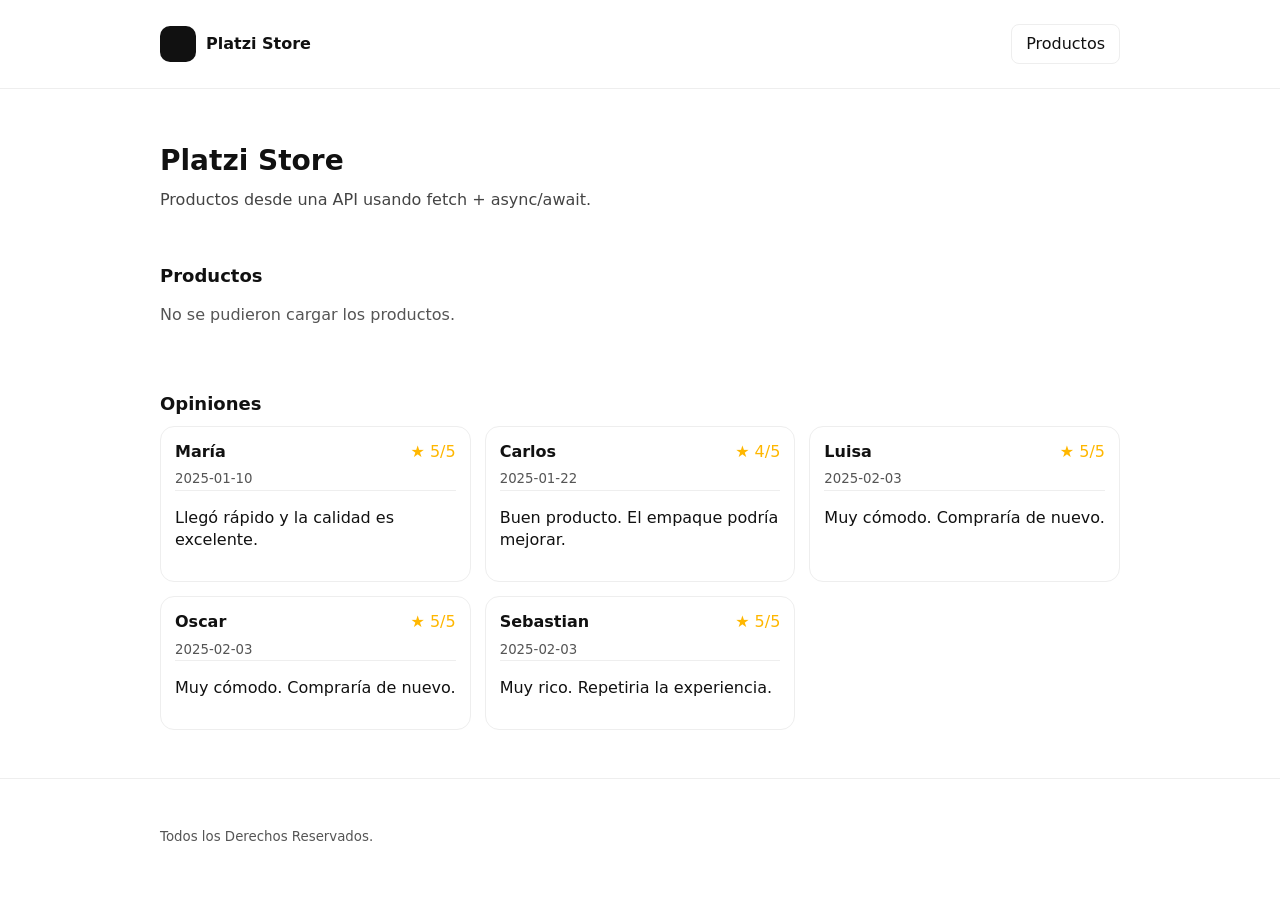
<file: src/DOM/index.html>
<!DOCTYPE html>
<html lang="es">
  <head>
    <meta charset="UTF-8" />
    <meta name="viewport" content="width=device-width, initial-scale=1.0" />
    <title>Platzi Store</title>
    <style>
      body {
        font-family: system-ui, -apple-system, Segoe UI, Roboto, sans-serif;
        margin: 0;
        line-height: 1.4;
        color: #111;
      }
      .container {
        width: min(960px, 92vw);
        margin: 0 auto;
        padding: 24px 0;
      }
      header {
        border-bottom: 1px solid #eee;
        background: #fff;
        position: sticky;
        top: 0;
      }
      .nav {
        display: flex;
        align-items: center;
        justify-content: space-between;
        gap: 16px;
      }
      .brand {
        display: flex;
        align-items: center;
        gap: 10px;
      }
      .logo {
        width: 36px;
        height: 36px;
        border-radius: 10px;
        background: #111;
      }
      .links {
        display: flex;
        gap: 12px;
      }
      .links a,
      .btn {
        text-decoration: none;
        color: #111;
      }
      .btn {
        border: 1px solid #eee;
        border-radius: 8px;
        padding: 8px 14px;
        background: #fff;
        cursor: pointer;
        font: inherit;
      }
      .btn:hover {
        background: #f4f4f4;
      }
      .hero {
        padding: 28px 0;
      }
      .hero h1 {
        margin: 0 0 8px;
        font-size: 28px;
      }
      .hero p {
        margin: 0;
        color: #444;
      }
      .grid {
        display: grid;
        grid-template-columns: repeat(3, 1fr);
        gap: 14px;
      }
      @media (max-width: 760px) {
        .grid {
          grid-template-columns: 1fr;
        }
      }
      .card {
        border: 1px solid #eee;
        border-radius: 14px;
        padding: 14px;
        background: #fff;
        overflow: hidden;
      }
      .card h3 {
        margin: 0;
        font-size: 16px;
      }
      .card-header {
        display: flex;
        align-items: center;
        gap: 10px;
        margin: 10px 0 6px;
      }
      .avatar {
        width: 32px;
        height: 32px;
        border-radius: 50%;
        display: flex;
        align-items: center;
        justify-content: center;
        color: #fff;
        font-weight: 700;
        font-size: 14px;
        flex-shrink: 0;
      }
      .price {
        font-weight: 700;
        margin: 0;
      }
      .muted {
        color: #555;
      }
      .section-title {
        margin: 24px 0 10px;
        font-size: 18px;
      }
      .product-image {
        width: 100%;
        aspect-ratio: 4 / 3;
        object-fit: cover;
        border-radius: 12px;
        background: #f4f4f4;
        display: block;
      }
      .opiniones {
        display: grid;
        grid-template-columns: repeat(3, 1fr);
        gap: 14px;
      }
      @media (max-width: 760px) {
        .opiniones {
          grid-template-columns: 1fr;
        }
      }
      .opinion {
        border: 1px solid #eee;
        border-radius: 14px;
        padding: 14px;
        background: #fff;
      }
      .opinion .meta {
        display: flex;
        justify-content: space-between;
        align-items: center;
        margin-bottom: 4px;
      }
      .opinion .meta span {
        color: #ffb700;
      }
      footer {
        border-top: 1px solid #eee;
        padding: 22px 0;
        color: #555;
      }
      html {
        scroll-behavior: smooth;
      }
    </style>
  </head>

  <body>
    <header>
      <div class="container nav">
        <div class="brand">
          <div class="logo" aria-hidden="true"></div>
          <strong>Platzi Store</strong>
        </div>

        <nav class="links" aria-label="Navegación">
          <button id="btn-productos" class="btn">Productos</button>
        </nav>
      </div>
    </header>

    <main class="container">
      <section class="hero">
        <h1>Platzi Store</h1>
        <p>Productos desde una API usando fetch + async/await.</p>
      </section>

      <section id="productos">
        <h2 class="section-title">Productos</h2>
        <p class="muted" id="status"></p>
        <div class="grid" id="grid-productos"></div>
      </section>

      <section id="opiniones-section" class="container">
        <h2 class="section-title">Opiniones</h2>
        <div class="opiniones" id="opiniones"></div>
      </section>
    </main>

    <footer>
      <div class="container">
        <small>Todos los Derechos Reservados.</small>
      </div>
    </footer>

    <script type="module" src="./app.js"></script>
  </body>
</html>
</file>
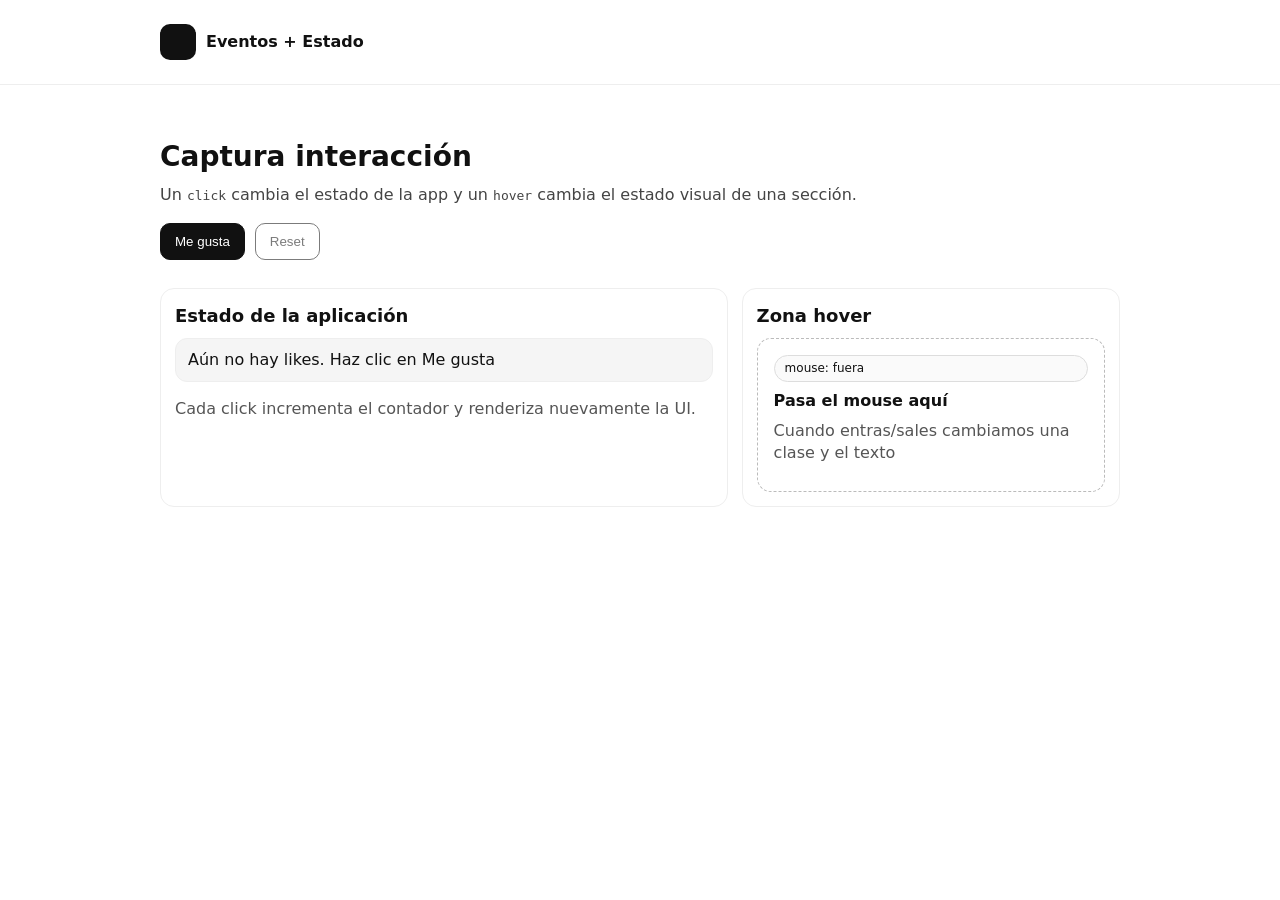
<file: src/DOM/events/index.html>
<!DOCTYPE html>
<html lang="es">
  <head>
    <meta charset="UTF-8" />
    <meta name="viewport" content="width=device-width, initial-scale=1.0" />
    <title>Eventos y estado</title>
    <style>
      body {
        font-family: system-ui, -apple-system, Segoe UI, Roboto, sans-serif;
        margin: 0;
        line-height: 1.4;
        color: #111;
      }
      .container {
        width: min(960px, 92vw);
        margin: 0 auto;
        padding: 24px 0;
      }
      header {
        border-bottom: 1px solid #eee;
        background: #fff;
        position: sticky;
        top: 0;
      }
      .nav {
        display: flex;
        align-items: center;
        justify-content: space-between;
        gap: 16px;
      }
      .brand {
        display: flex;
        align-items: center;
        gap: 10px;
      }
      .logo {
        width: 36px;
        height: 36px;
        border-radius: 10px;
        background: #111;
      }
      .btn {
        border: 1px solid #111;
        background: #111;
        color: #fff;
        padding: 10px 14px;
        border-radius: 10px;
        cursor: pointer;
      }
      .btn.secondary {
        background: transparent;
        color: #111;
      }
      .hero {
        padding: 28px 0;
      }
      .hero h1 {
        margin: 0 0 8px;
        font-size: 28px;
      }
      .hero p {
        margin: 0 0 16px;
        color: #444;
      }
      .card {
        border: 1px solid #eee;
        border-radius: 14px;
        padding: 14px;
        background: #fff;
      }
      .muted {
        color: #555;
      }
      .section-title {
        margin: 24px 0 10px;
        font-size: 18px;
      }
      .demo {
        display: grid;
        grid-template-columns: 1.2fr 0.8fr;
        gap: 14px;
      }
      @media (max-width: 760px) {
        .demo {
          grid-template-columns: 1fr;
        }
      }
      .status {
        border-radius: 12px;
        padding: 10px 12px;
        background: #f5f5f5;
        border: 1px solid #eee;
      }
      .hover-zone {
        border-radius: 14px;
        border: 1px dashed #bbb;
        padding: 16px;
        min-height: 120px;
        display: grid;
        gap: 8px;
        align-content: start;
        transition: background 160ms ease, border-color 160ms ease;
        background: #fff;
      }
      .hover-zone.is-hover {
        background: #111;
        color: #fff;
        border-color: #111;
      }
      .pill {
        display: inline-block;
        padding: 4px 10px;
        border-radius: 999px;
        font-size: 12px;
        border: 1px solid #ddd;
        background: #fafafa;
      }
      .hover-zone.is-hover .pill {
        border-color: rgba(255, 255, 255, 0.3);
        background: rgba(255, 255, 255, 0.08);
        color: #fff;
      }
      .hero-actions {
        display: flex;
        gap: 10px;
        flex-wrap: wrap;
      }
      .section-title.flush {
        margin-top: 0;
      }
      .muted.flush {
        margin-bottom: 0;
      }
      .muted.no-margin {
        margin: 0;
      }
    </style>
  </head>

  <body>
    <header>
      <div class="container nav">
        <div class="brand">
          <div class="logo" aria-hidden="true"></div>
          <strong>Eventos + Estado</strong>
        </div>
      </div>
    </header>

    <main class="container">
      <section class="hero">
        <h1>Captura interacción</h1>
        <p>
          Un <code>click</code> cambia el estado de la app y un <code>hover</code> cambia el estado
          visual de una sección.
        </p>

        <div class="hero-actions">
          <button class="btn" id="btn-like" type="button">Me gusta</button>
          <button class="btn secondary" id="btn-reset" type="button">Reset</button>
        </div>
      </section>

      <section class="demo" aria-label="Demo de eventos">
        <article class="card">
          <h2 class="section-title flush">Estado de la aplicación</h2>
          <div class="status" id="status" aria-live="polite"></div>
          <p class="muted flush">
            Cada click incrementa el contador y renderiza nuevamente la UI.
          </p>
        </article>

        <aside class="card">
          <h2 class="section-title flush">Zona hover</h2>
          <section id="hover-zone" class="hover-zone" tabindex="0">
            <span class="pill" id="hover-pill">mouse: fuera</span>
            <strong id="hover-title">Pasa el mouse aquí</strong>
            <p id="hover-text" class="muted no-margin">
              Cuando entras/sales, cambiamos una clase y el texto.
            </p>
          </section>
        </aside>
      </section>
    </main>

<script src="./apps.js" defer></script>
  </body>
</html>
</file>
